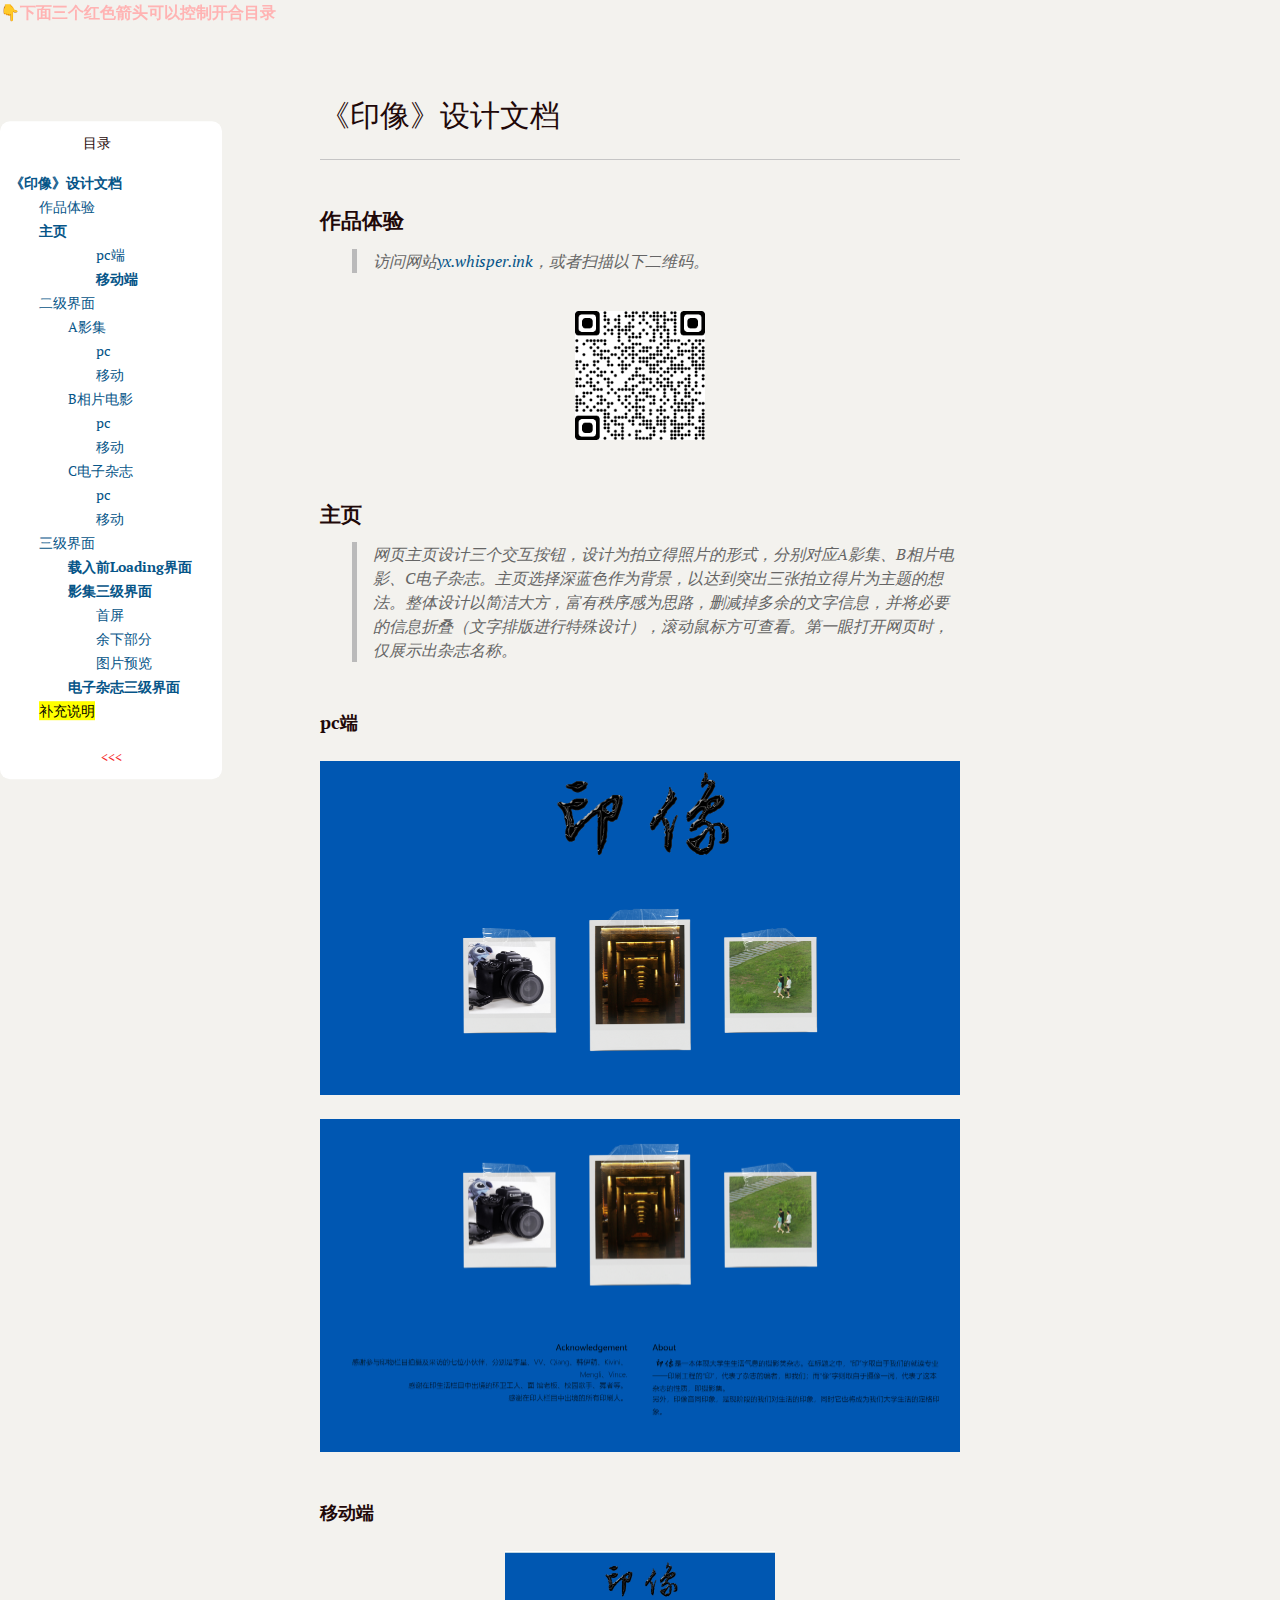
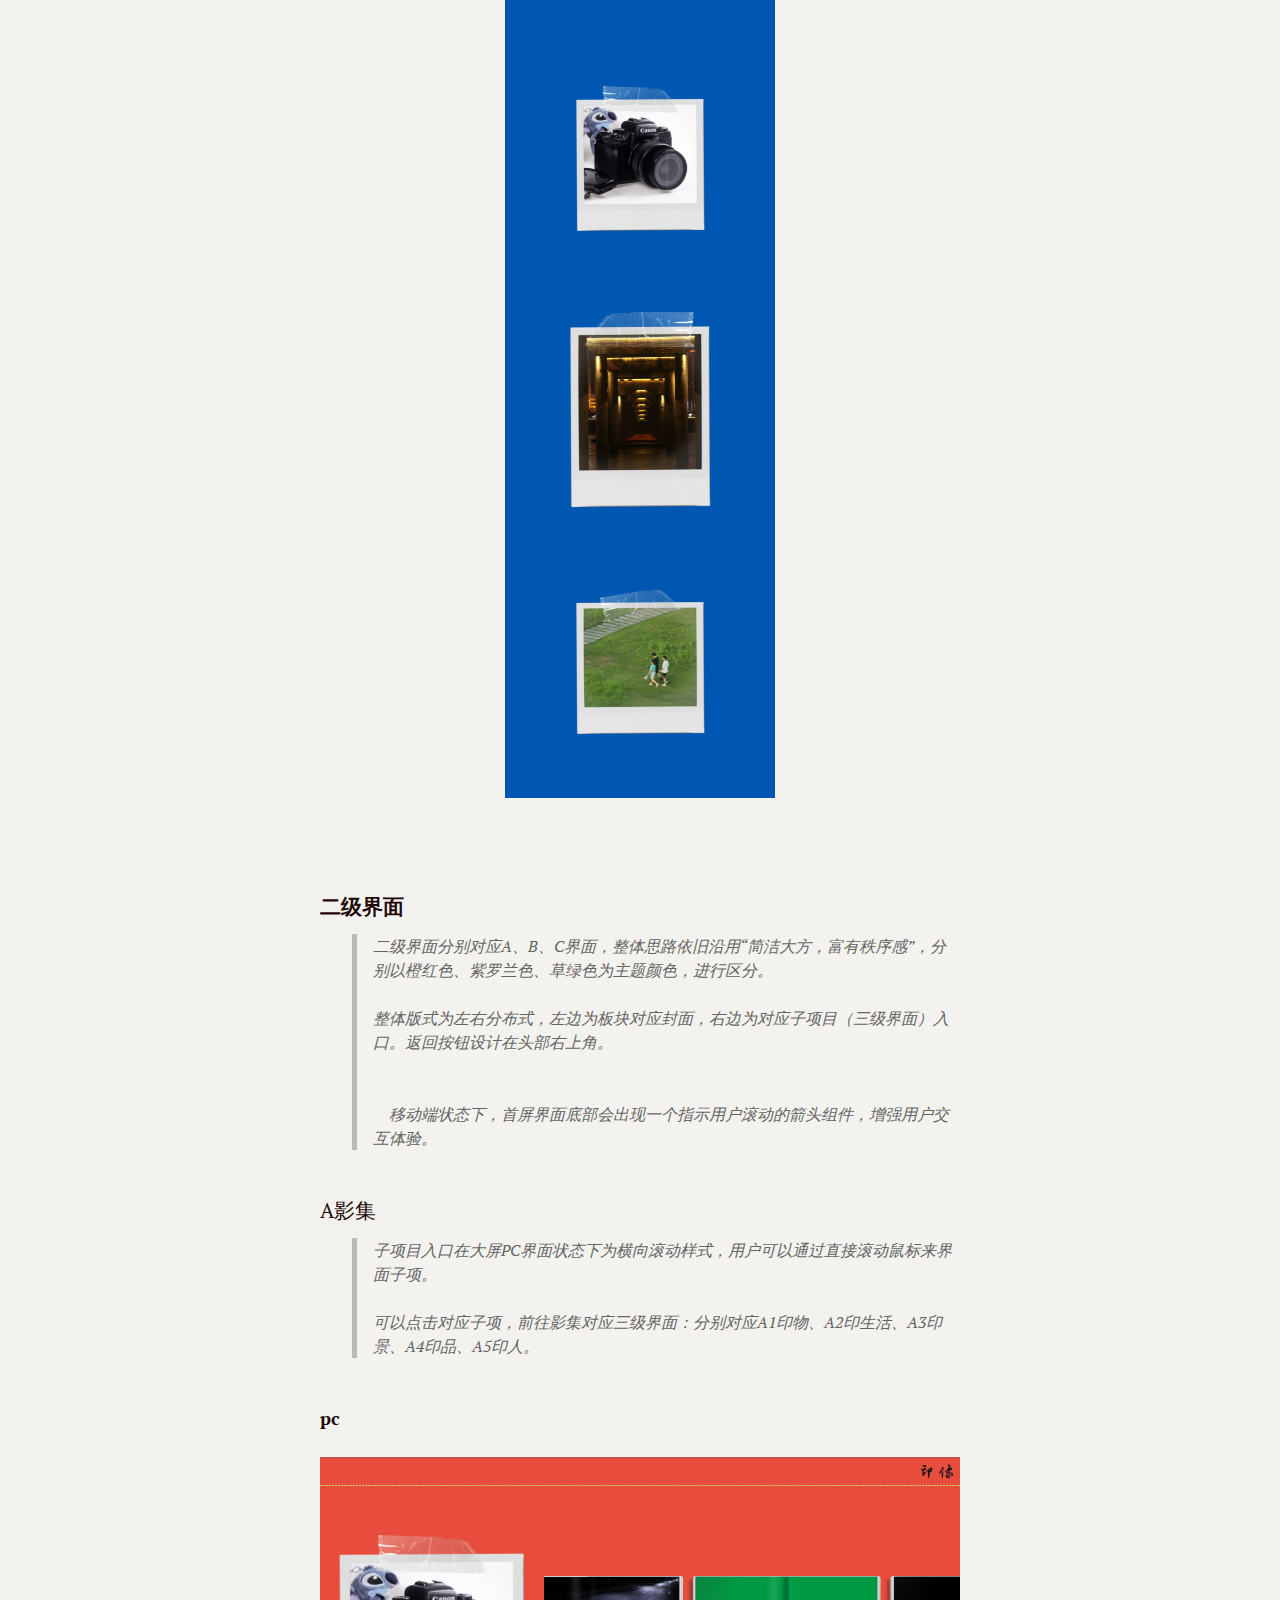
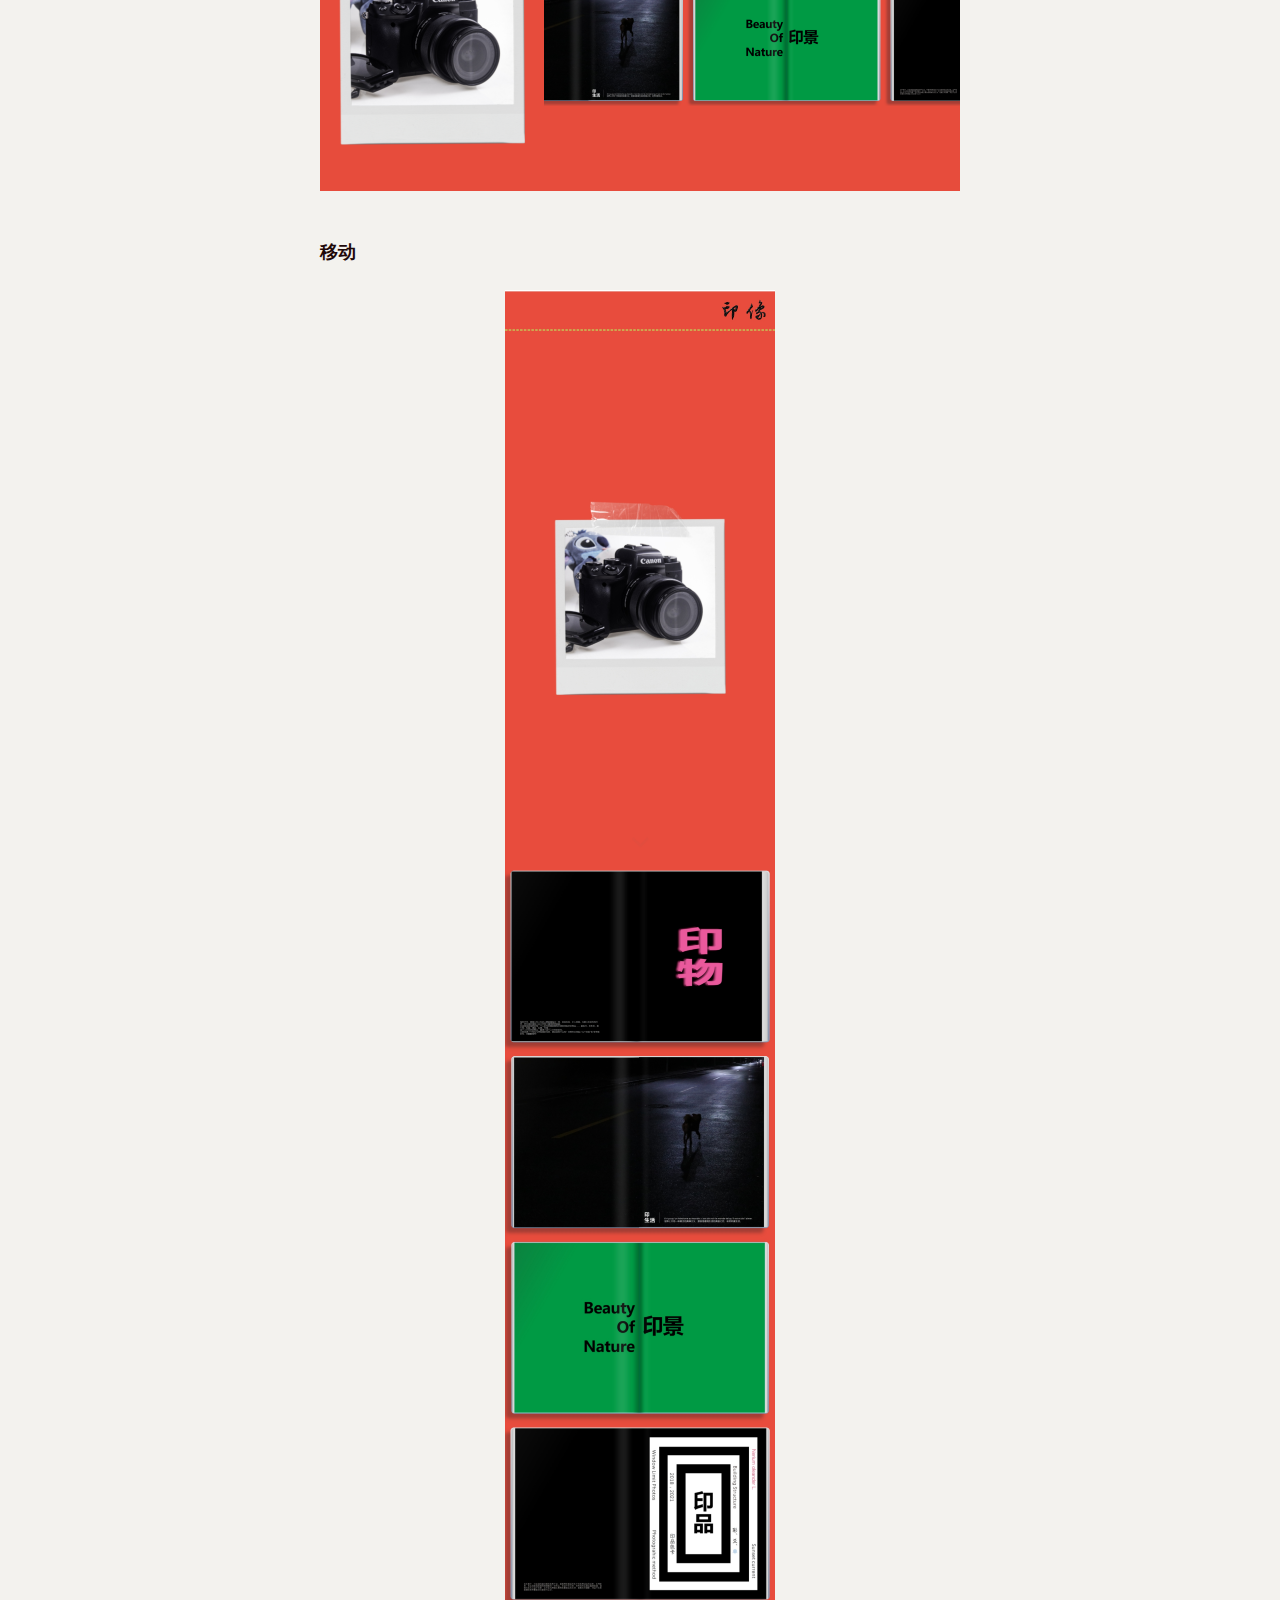
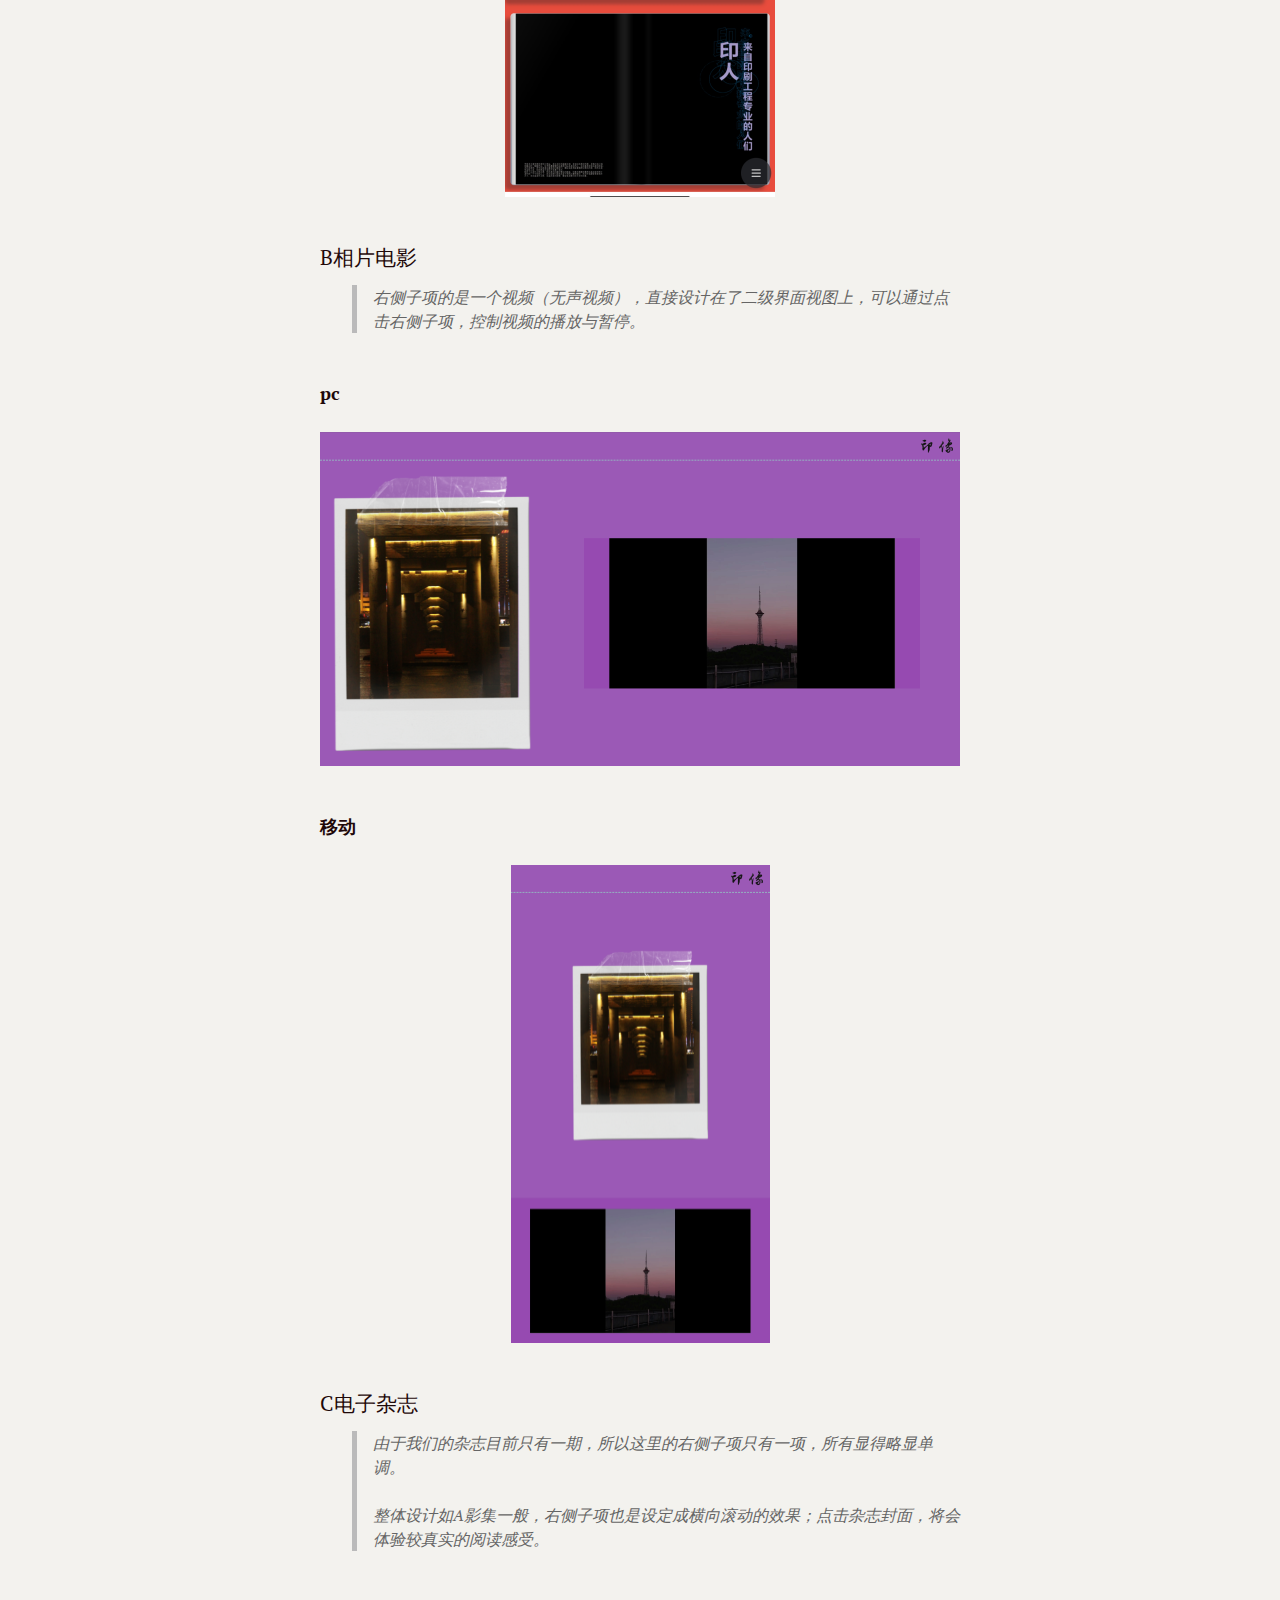
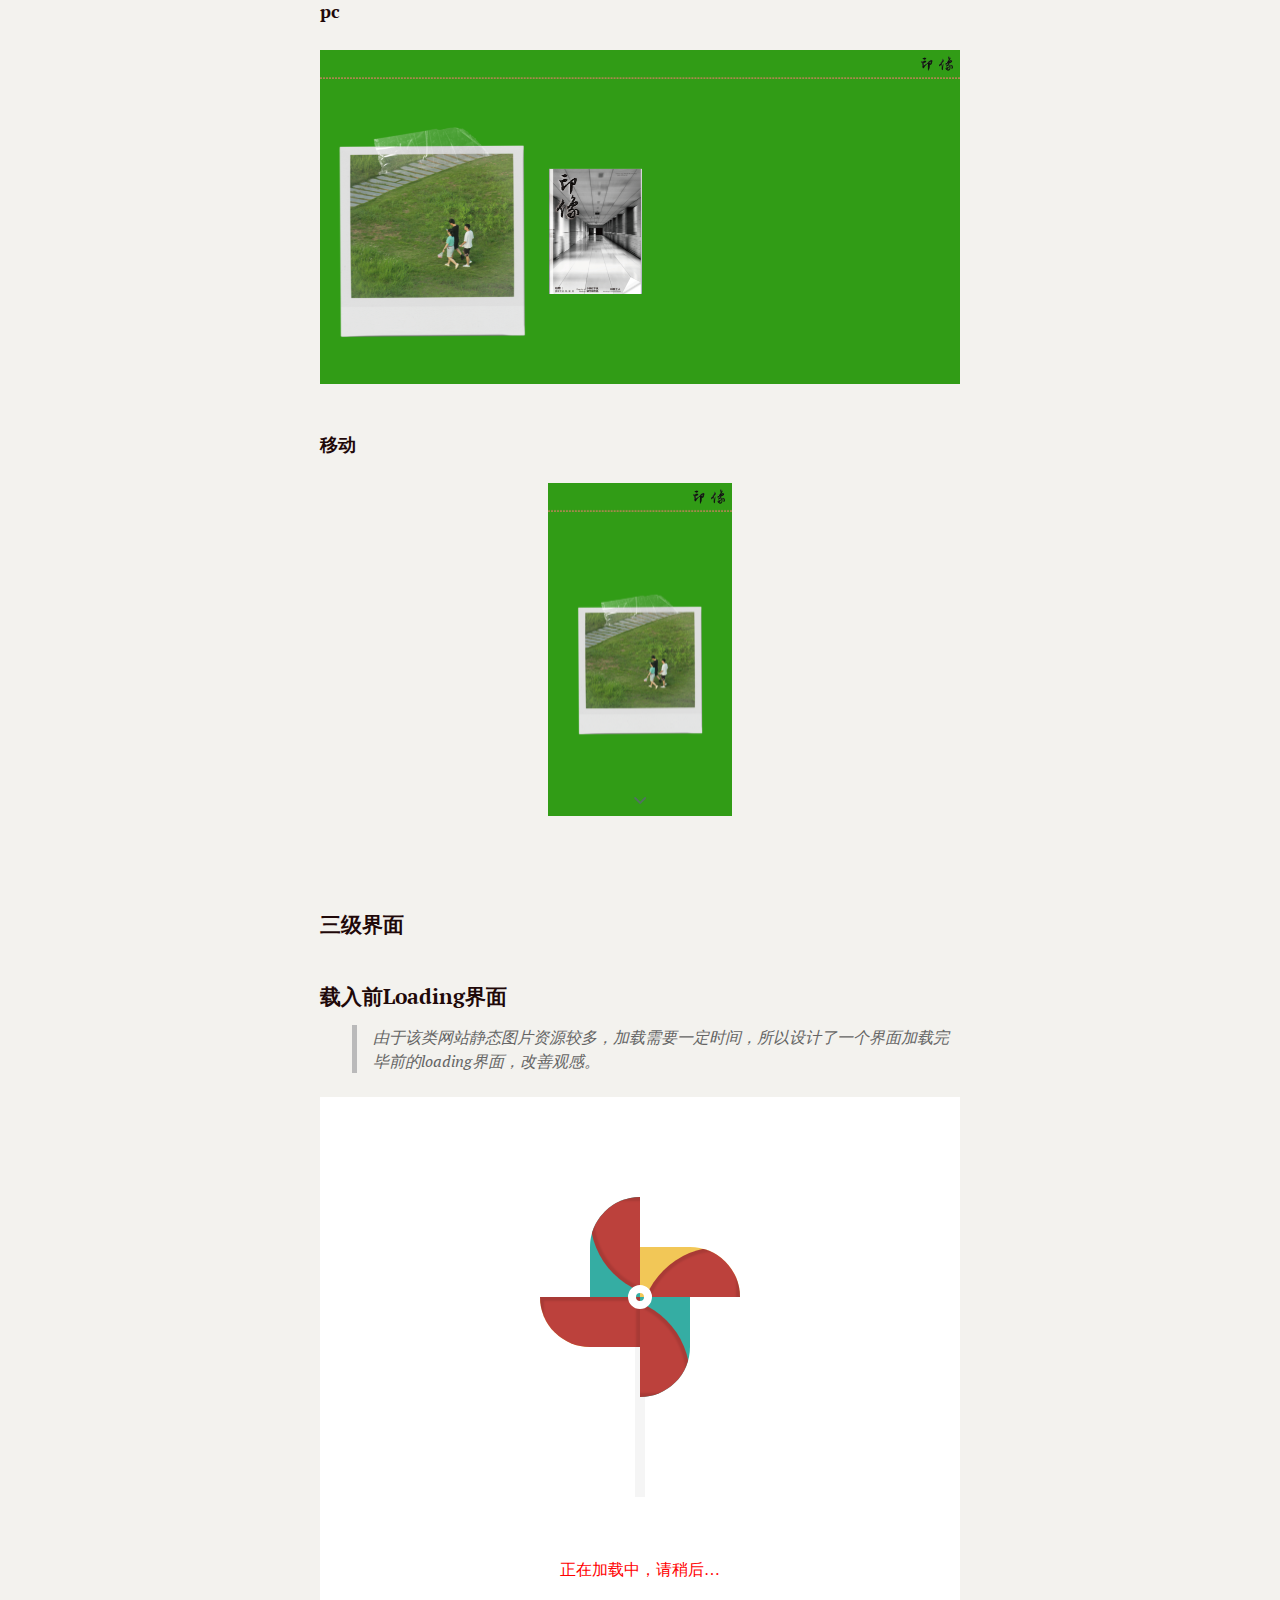
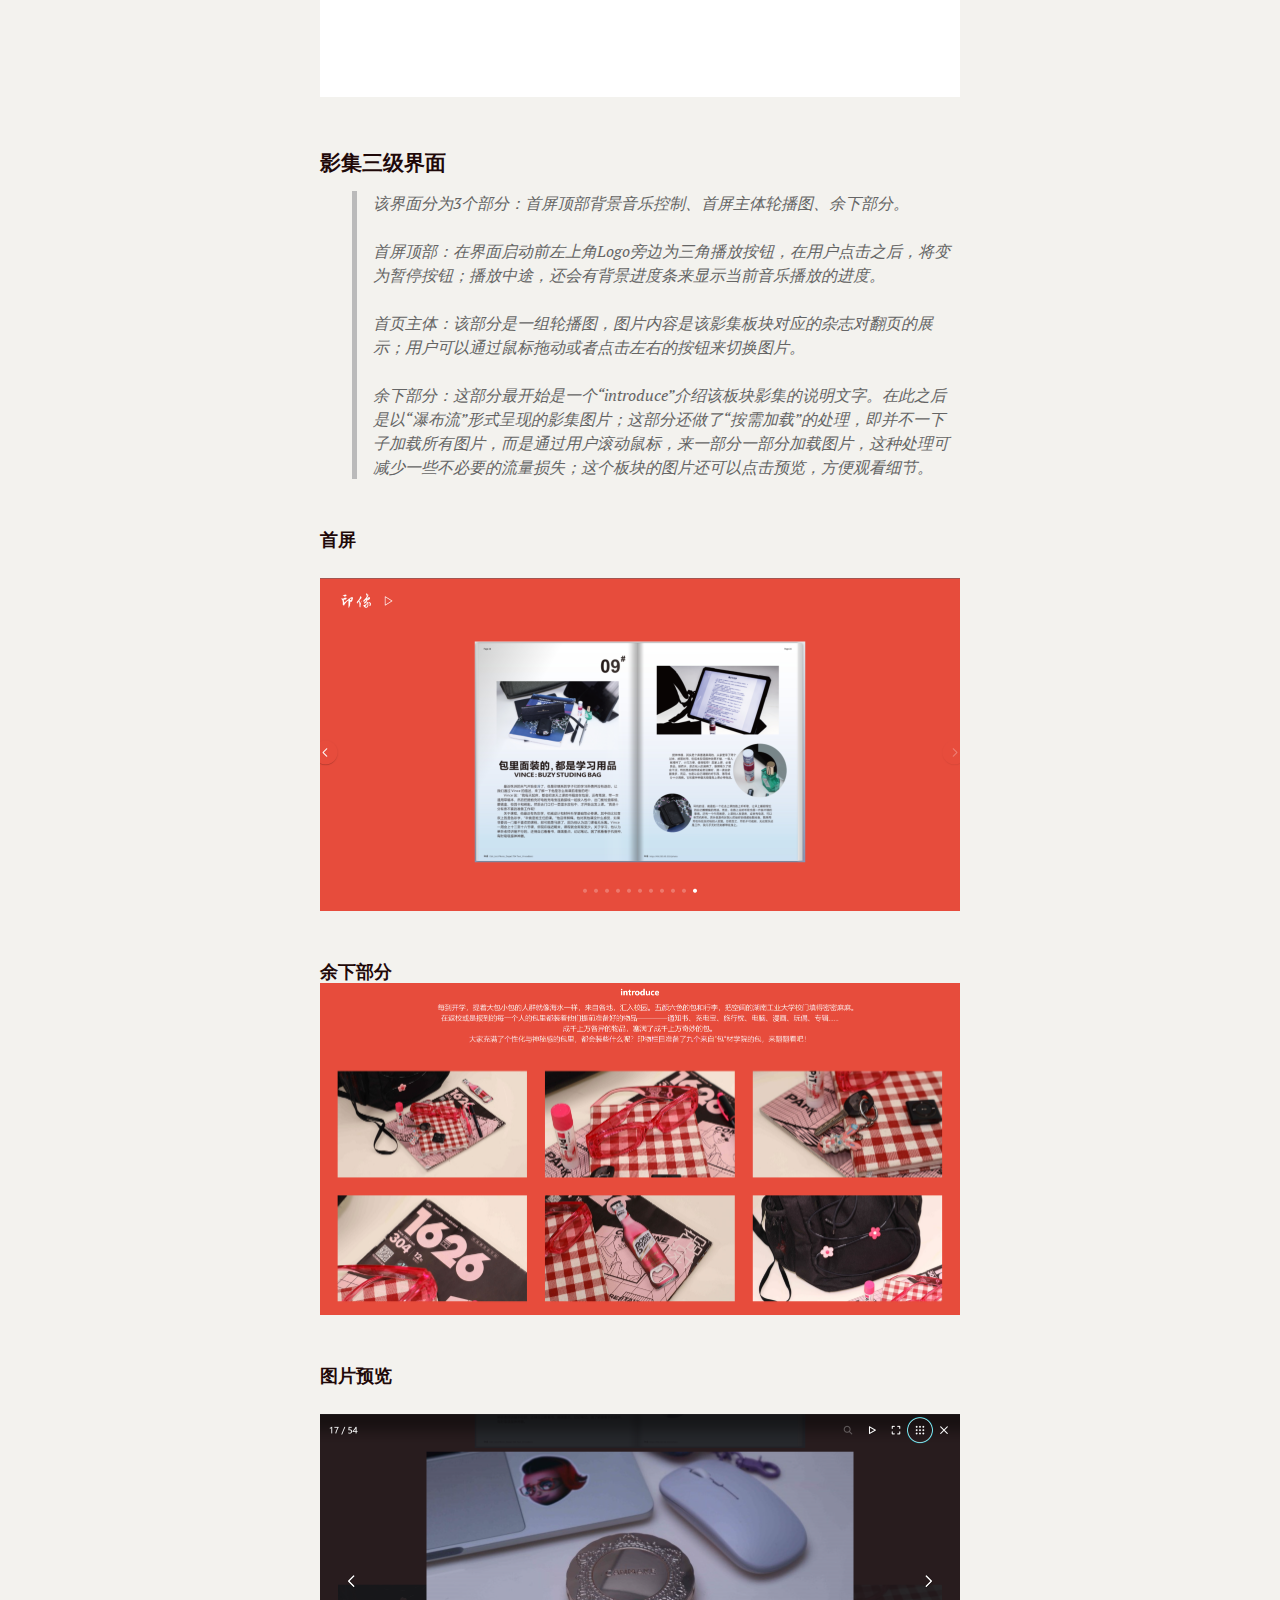
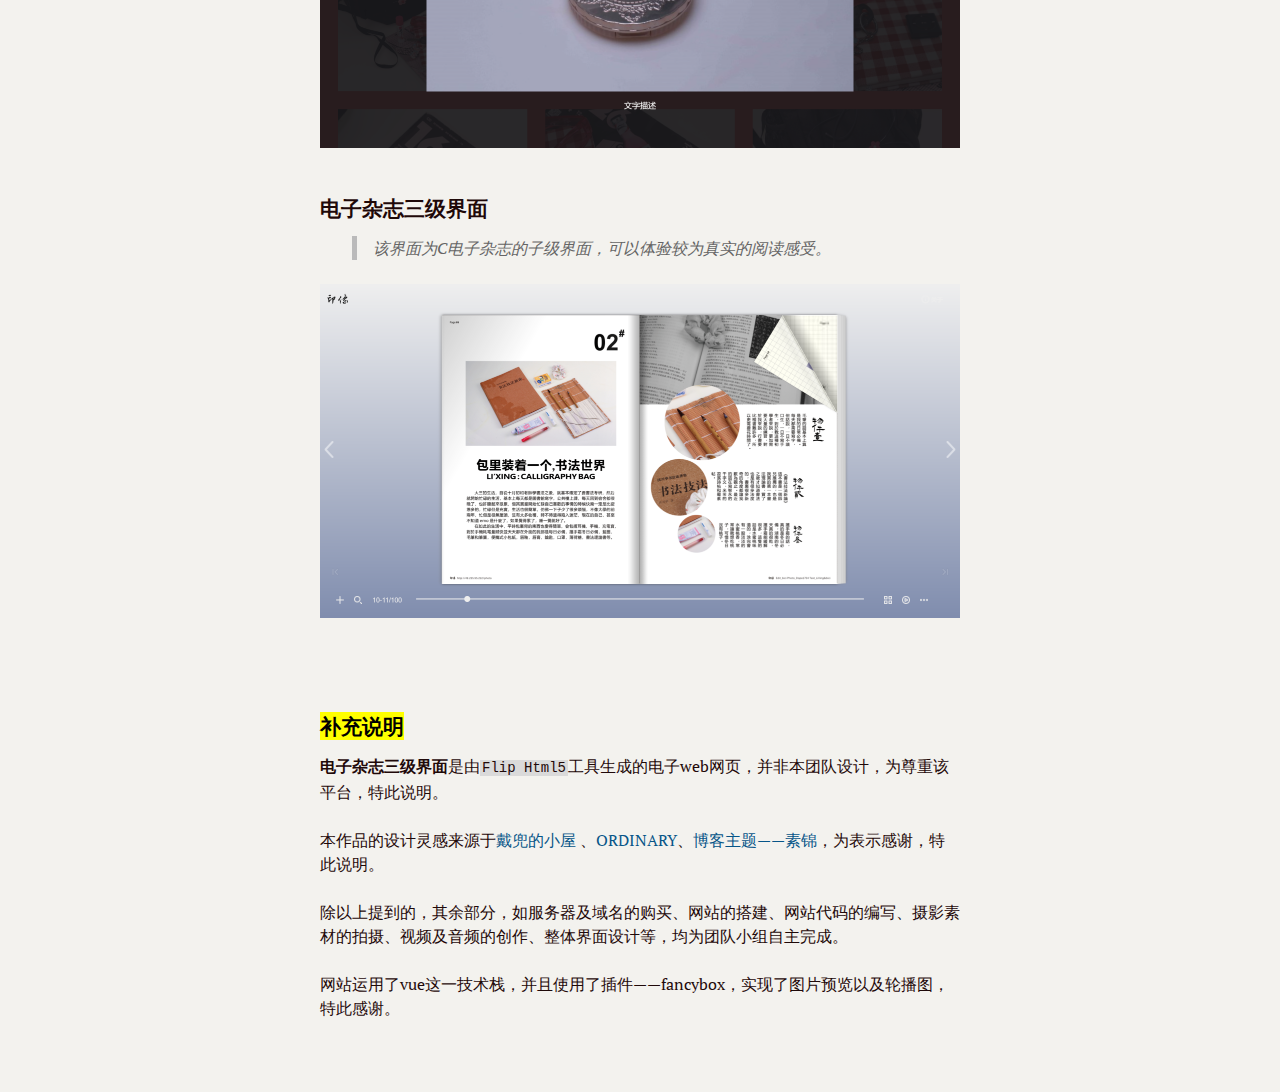
<file: introduce/index.html>
<!doctype html>
<html>
<head>
<meta charset='UTF-8'><meta name='viewport' content='width=device-width initial-scale=1'>
<link rel="stylesheet" href="style.css">
<link rel="shortcut icon" href="./favicon.png" type="image/x-icon">
<link href='https://fonts.loli.net/css?family=PT+Serif:400,400italic,700,700italic&subset=latin,cyrillic-ext,cyrillic,latin-ext' rel='stylesheet' type='text/css' /><style type='text/css'>html {overflow-x: initial !important;}:root { --bg-color:#ffffff; --text-color:#333333; --select-text-bg-color:#B5D6FC; --select-text-font-color:auto; --monospace:"Lucida Console",Consolas,"Courier",monospace; --title-bar-height:20px; }
.mac-os-11 { --title-bar-height:28px; }
html { font-size: 14px; background-color: var(--bg-color); color: var(--text-color); font-family: "Helvetica Neue", Helvetica, Arial, sans-serif; -webkit-font-smoothing: antialiased; }
body { margin: 0px; padding: 0px; height: auto; inset: 0px; font-size: 1rem; line-height: 1.42857; overflow-x: hidden; background: inherit; tab-size: 4; }
iframe { margin: auto; }
a.url { word-break: break-all; }
a:active, a:hover { outline: 0px; }
.in-text-selection, ::selection { text-shadow: none; background: var(--select-text-bg-color); color: var(--select-text-font-color); }
#write { margin: 0px auto; height: auto; width: inherit; word-break: normal; overflow-wrap: break-word; position: relative; white-space: normal; overflow-x: visible; padding-top: 36px; }
#write.first-line-indent p { text-indent: 2em; }
#write.first-line-indent li p, #write.first-line-indent p * { text-indent: 0px; }
#write.first-line-indent li { margin-left: 2em; }
.for-image #write { padding-left: 8px; padding-right: 8px; }
body.typora-export { padding-left: 30px; padding-right: 30px; }
.typora-export .footnote-line, .typora-export li, .typora-export p { white-space: pre-wrap; }
.typora-export .task-list-item input { pointer-events: none; }
@media screen and (max-width: 500px) {
  body.typora-export { padding-left: 0px; padding-right: 0px; }
  #write { padding-left: 20px; padding-right: 20px; }
  .CodeMirror-sizer { margin-left: 0px !important; }
  .CodeMirror-gutters { display: none !important; }
}
#write li > figure:last-child { margin-bottom: 0.5rem; }
#write ol, #write ul { position: relative; }
img { max-width: 100%; vertical-align: middle; image-orientation: from-image; }
button, input, select, textarea { color: inherit; font: inherit; }
input[type="checkbox"], input[type="radio"] { line-height: normal; padding: 0px; }
*, ::after, ::before { box-sizing: border-box; }
#write h1, #write h2, #write h3, #write h4, #write h5, #write h6, #write p, #write pre { width: inherit; }
#write h1, #write h2, #write h3, #write h4, #write h5, #write h6, #write p { position: relative; }
p { line-height: inherit; }
h1, h2, h3, h4, h5, h6 { break-after: avoid-page; break-inside: avoid; orphans: 4; }
p { orphans: 4; }
h1 { font-size: 2rem; }
h2 { font-size: 1.8rem; }
h3 { font-size: 1.6rem; }
h4 { font-size: 1.4rem; }
h5 { font-size: 1.2rem; }
h6 { font-size: 1rem; }
.md-math-block, .md-rawblock, h1, h2, h3, h4, h5, h6, p { margin-top: 1rem; margin-bottom: 1rem; }
.hidden { display: none; }
.md-blockmeta { color: rgb(204, 204, 204); font-weight: 700; font-style: italic; }
a { cursor: pointer; }
sup.md-footnote { padding: 2px 4px; background-color: rgba(238, 238, 238, 0.7); color: rgb(85, 85, 85); border-radius: 4px; cursor: pointer; }
sup.md-footnote a, sup.md-footnote a:hover { color: inherit; text-transform: inherit; text-decoration: inherit; }
#write input[type="checkbox"] { cursor: pointer; width: inherit; height: inherit; }
figure { overflow-x: auto; margin: 1.2em 0px; max-width: calc(100% + 16px); padding: 0px; }
figure > table { margin: 0px; }
tr { break-inside: avoid; break-after: auto; }
thead { display: table-header-group; }
table { border-collapse: collapse; border-spacing: 0px; width: 100%; overflow: auto; break-inside: auto; text-align: left; }
table.md-table td { min-width: 32px; }
.CodeMirror-gutters { border-right: 0px; background-color: inherit; }
.CodeMirror-linenumber { user-select: none; }
.CodeMirror { text-align: left; }
.CodeMirror-placeholder { opacity: 0.3; }
.CodeMirror pre { padding: 0px 4px; }
.CodeMirror-lines { padding: 0px; }
div.hr:focus { cursor: none; }
#write pre { white-space: pre-wrap; }
#write.fences-no-line-wrapping pre { white-space: pre; }
#write pre.ty-contain-cm { white-space: normal; }
.CodeMirror-gutters { margin-right: 4px; }
.md-fences { font-size: 0.9rem; display: block; break-inside: avoid; text-align: left; overflow: visible; white-space: pre; background: inherit; position: relative !important; }
.md-fences-adv-panel { width: 100%; margin-top: 10px; text-align: center; padding-top: 0px; padding-bottom: 8px; overflow-x: auto; }
#write .md-fences.mock-cm { white-space: pre-wrap; }
.md-fences.md-fences-with-lineno { padding-left: 0px; }
#write.fences-no-line-wrapping .md-fences.mock-cm { white-space: pre; overflow-x: auto; }
.md-fences.mock-cm.md-fences-with-lineno { padding-left: 8px; }
.CodeMirror-line, twitterwidget { break-inside: avoid; }
.footnotes { opacity: 0.8; font-size: 0.9rem; margin-top: 1em; margin-bottom: 1em; }
.footnotes + .footnotes { margin-top: 0px; }
.md-reset { margin: 0px; padding: 0px; border: 0px; outline: 0px; vertical-align: top; background: 0px 0px; text-decoration: none; text-shadow: none; float: none; position: static; width: auto; height: auto; white-space: nowrap; cursor: inherit; -webkit-tap-highlight-color: transparent; line-height: normal; font-weight: 400; text-align: left; box-sizing: content-box; direction: ltr; }
li div { padding-top: 0px; }
blockquote { margin: 1rem 0px; }
li .mathjax-block, li p { margin: 0.5rem 0px; }
li blockquote { margin: 1rem 0px; }
li { margin: 0px; position: relative; }
blockquote > :last-child { margin-bottom: 0px; }
blockquote > :first-child, li > :first-child { margin-top: 0px; }
.footnotes-area { color: rgb(136, 136, 136); margin-top: 0.714rem; padding-bottom: 0.143rem; white-space: normal; }
#write .footnote-line { white-space: pre-wrap; }
@media print {
  body, html { border: 1px solid transparent; height: 99%; break-after: avoid; break-before: avoid; font-variant-ligatures: no-common-ligatures; }
  #write { margin-top: 0px; padding-top: 0px; border-color: transparent !important; }
  .typora-export * { -webkit-print-color-adjust: exact; }
  .typora-export #write { break-after: avoid; }
  .typora-export #write::after { height: 0px; }
  .is-mac table { break-inside: avoid; }
  .typora-export-show-outline .typora-export-sidebar { display: none; }
}
.footnote-line { margin-top: 0.714em; font-size: 0.7em; }
a img, img a { cursor: pointer; }
pre.md-meta-block { font-size: 0.8rem; min-height: 0.8rem; white-space: pre-wrap; background: rgb(204, 204, 204); display: block; overflow-x: hidden; }
p > .md-image:only-child:not(.md-img-error) img, p > img:only-child { display: block; margin: auto; }
#write.first-line-indent p > .md-image:only-child:not(.md-img-error) img { left: -2em; position: relative; }
p > .md-image:only-child { display: inline-block; width: 100%; }
#write .MathJax_Display { margin: 0.8em 0px 0px; }
.md-math-block { width: 100%; }
.md-math-block:not(:empty)::after { display: none; }
.MathJax_ref { fill: currentcolor; }
[contenteditable="true"]:active, [contenteditable="true"]:focus, [contenteditable="false"]:active, [contenteditable="false"]:focus { outline: 0px; box-shadow: none; }
.md-task-list-item { position: relative; list-style-type: none; }
.task-list-item.md-task-list-item { padding-left: 0px; }
.md-task-list-item > input { position: absolute; top: 0px; left: 0px; margin-left: -1.2em; margin-top: calc(1em - 10px); border: none; }
.math { font-size: 1rem; }
.md-toc { min-height: 3.58rem; position: relative; font-size: 0.9rem; border-radius: 10px; }
.md-toc-content { position: relative; margin-left: 0px; }
.md-toc-content::after, .md-toc::after { display: none; }
.md-toc-item { display: block; color: rgb(65, 131, 196); }
.md-toc-item a { text-decoration: none; }
.md-toc-inner:hover { text-decoration: underline; }
.md-toc-inner { display: inline-block; cursor: pointer; }
.md-toc-h1 .md-toc-inner { margin-left: 0px; font-weight: 700; }
.md-toc-h2 .md-toc-inner { margin-left: 2em; }
.md-toc-h3 .md-toc-inner { margin-left: 4em; }
.md-toc-h4 .md-toc-inner { margin-left: 6em; }
.md-toc-h5 .md-toc-inner { margin-left: 8em; }
.md-toc-h6 .md-toc-inner { margin-left: 10em; }
@media screen and (max-width: 48em) {
  .md-toc-h3 .md-toc-inner { margin-left: 3.5em; }
  .md-toc-h4 .md-toc-inner { margin-left: 5em; }
  .md-toc-h5 .md-toc-inner { margin-left: 6.5em; }
  .md-toc-h6 .md-toc-inner { margin-left: 8em; }
}
a.md-toc-inner { font-size: inherit; font-style: inherit; font-weight: inherit; line-height: inherit; }
.footnote-line a:not(.reversefootnote) { color: inherit; }
.md-attr { display: none; }
.md-fn-count::after { content: "."; }
code, pre, samp, tt { font-family: var(--monospace); }
kbd { margin: 0px 0.1em; padding: 0.1em 0.6em; font-size: 0.8em; color: rgb(36, 39, 41); background: rgb(255, 255, 255); border: 1px solid rgb(173, 179, 185); border-radius: 3px; box-shadow: rgba(12, 13, 14, 0.2) 0px 1px 0px, rgb(255, 255, 255) 0px 0px 0px 2px inset; white-space: nowrap; vertical-align: middle; }
.md-comment { color: rgb(162, 127, 3); opacity: 0.6; font-family: var(--monospace); }
code { text-align: left; vertical-align: initial; }
a.md-print-anchor { white-space: pre !important; border-width: initial !important; border-style: none !important; border-color: initial !important; display: inline-block !important; position: absolute !important; width: 1px !important; right: 0px !important; outline: 0px !important; background: 0px 0px !important; text-decoration: initial !important; text-shadow: initial !important; }
.os-windows.monocolor-emoji .md-emoji { font-family: "Segoe UI Symbol", sans-serif; }
.md-diagram-panel > svg { max-width: 100%; }
[lang="flow"] svg, [lang="mermaid"] svg { max-width: 100%; height: auto; }
[lang="mermaid"] .node text { font-size: 1rem; }
table tr th { border-bottom: 0px; }
video { max-width: 100%; display: block; margin: 0px auto; }
iframe { max-width: 100%; width: 100%; border: none; }
.highlight td, .highlight tr { border: 0px; }
mark { background: rgb(255, 255, 0); color: rgb(0, 0, 0); }
.md-html-inline .md-plain, .md-html-inline strong, mark .md-inline-math, mark strong { color: inherit; }
.md-expand mark .md-meta { opacity: 0.3 !important; }
mark .md-meta { color: rgb(0, 0, 0); }
@media print {
  .typora-export h1, .typora-export h2, .typora-export h3, .typora-export h4, .typora-export h5, .typora-export h6 { break-inside: avoid; }
}
.md-diagram-panel .messageText { stroke: none !important; }
.md-diagram-panel .start-state { fill: var(--node-fill); }
.md-diagram-panel .edgeLabel rect { opacity: 1 !important; }
.md-fences.md-fences-math { font-size: 1em; }
.md-fences-advanced:not(.md-focus) { padding: 0px; white-space: nowrap; border: 0px; }
.md-fences-advanced:not(.md-focus) { background: inherit; }
.typora-export-show-outline .typora-export-content { max-width: 1440px; margin: auto; display: flex; flex-direction: row; }
.typora-export-sidebar { width: 300px; font-size: 0.8rem; margin-top: 80px; margin-right: 18px; }
.typora-export-show-outline #write { --webkit-flex:2; flex: 2 1 0%; }
.typora-export-sidebar .outline-content { position: fixed; top: 0px; max-height: 100%; overflow: hidden auto; padding-bottom: 30px; padding-top: 60px; width: 300px; }
@media screen and (max-width: 1024px) {
  .typora-export-sidebar, .typora-export-sidebar .outline-content { width: 240px; }
}
@media screen and (max-width: 800px) {
  .typora-export-sidebar { display: none; }
}
.outline-content li, .outline-content ul { margin-left: 0px; margin-right: 0px; padding-left: 0px; padding-right: 0px; list-style: none; }
.outline-content ul { margin-top: 0px; margin-bottom: 0px; }
.outline-content strong { font-weight: 400; }
.outline-expander { width: 1rem; height: 1.42857rem; position: relative; display: table-cell; vertical-align: middle; cursor: pointer; padding-left: 4px; }
.outline-expander::before { content: ""; position: relative; font-family: Ionicons; display: inline-block; font-size: 8px; vertical-align: middle; }
.outline-item { padding-top: 3px; padding-bottom: 3px; cursor: pointer; }
.outline-expander:hover::before { content: ""; }
.outline-h1 > .outline-item { padding-left: 0px; }
.outline-h2 > .outline-item { padding-left: 1em; }
.outline-h3 > .outline-item { padding-left: 2em; }
.outline-h4 > .outline-item { padding-left: 3em; }
.outline-h5 > .outline-item { padding-left: 4em; }
.outline-h6 > .outline-item { padding-left: 5em; }
.outline-label { cursor: pointer; display: table-cell; vertical-align: middle; text-decoration: none; color: inherit; }
.outline-label:hover { text-decoration: underline; }
.outline-item:hover { border-color: rgb(245, 245, 245); background-color: var(--item-hover-bg-color); }
.outline-item:hover { margin-left: -28px; margin-right: -28px; border-left: 28px solid transparent; border-right: 28px solid transparent; }
.outline-item-single .outline-expander::before, .outline-item-single .outline-expander:hover::before { display: none; }
.outline-item-open > .outline-item > .outline-expander::before { content: ""; }
.outline-children { display: none; }
.info-panel-tab-wrapper { display: none; }
.outline-item-open > .outline-children { display: block; }
.typora-export .outline-item { padding-top: 1px; padding-bottom: 1px; }
.typora-export .outline-item:hover { margin-right: -8px; border-right: 8px solid transparent; }
.typora-export .outline-expander::before { content: "+"; font-family: inherit; top: -1px; }
.typora-export .outline-expander:hover::before, .typora-export .outline-item-open > .outline-item > .outline-expander::before { content: "−"; }
.typora-export-collapse-outline .outline-children { display: none; }
.typora-export-collapse-outline .outline-item-open > .outline-children, .typora-export-no-collapse-outline .outline-children { display: block; }
.typora-export-no-collapse-outline .outline-expander::before { content: "" !important; }
.typora-export-show-outline .outline-item-active > .outline-item .outline-label { font-weight: 700; }
.md-inline-math-container mjx-container { zoom: 0.95; }


/* meyer reset -- http://meyerweb.com/eric/tools/css/reset/ , v2.0 | 20110126 | License: none (public domain) */

@include-when-export url(https://fonts.loli.net/css?family=PT+Serif:400,400italic,700,700italic&subset=latin,cyrillic-ext,cyrillic,latin-ext);

/* =========== */

/* pt-serif-regular - latin */
/* pt-serif-italic - latin */
/* pt-serif-700 - latin */
/* pt-serif-700italic - latin */
:root {
	--active-file-bg-color: #dadada;
	--active-file-bg-color: rgba(32, 43, 51, 0.63);
	--active-file-text-color: white;
	--bg-color: #f3f2ee;
	--text-color: #1f0909;
	--control-text-color: #444;
	--rawblock-edit-panel-bd: #e5e5e5;

	--select-text-bg-color: rgba(32, 43, 51, 0.63);
  --select-text-font-color: white;
}

pre {
	--select-text-bg-color: #36284e;
	--select-text-font-color: #fff;
}

html {
	font-size: 16px;
	-webkit-font-smoothing: antialiased;
}

html, body {
	background-color: #f3f2ee;
	font-family: "PT Serif", 'Times New Roman', Times, serif;
	color: #1f0909;
	line-height: 1.5em;
}

/*#write {
	overflow-x: auto;
    max-width: initial;
	padding-left: calc(50% - 17em);
    padding-right: calc(50% - 17em);
}

@media (max-width: 36em) {
 	#write {
 		padding-left: 1em;
    	padding-right: 1em;
 	}
}*/

#write {
	max-width: 40em;
}

@media only screen and (min-width: 1400px) {
	#write {
			max-width: 914px;
	}
}

ol li {
	list-style-type: decimal;
	list-style-position: outside;
}
ul li {
	list-style-type: disc;
	list-style-position: outside;
}

ol,
ul {
	list-style: none;
}

blockquote,
q {
	quotes: none;
}
blockquote:before,
blockquote:after,
q:before,
q:after {
	content: '';
	content: none;
}
table {
	border-collapse: collapse;
	border-spacing: 0;
}
/* styles */

/* ====== */

/* headings */

h1,
h2,
h3,
h4,
h5,
h6 {
	font-weight: bold;
}
h1 {
	font-size: 1.875em;
	/*30 / 16*/
	line-height: 1.6em;
	/* 48 / 30*/
	margin-top: 2em;
}
h2,
h3 {
	font-size: 1.3125em;
	/*21 / 16*/
	line-height: 1.15;
	/*24 / 21*/
	margin-top: 2.285714em;
	/*48 / 21*/
	margin-bottom: 1.15em;
	/*24 / 21*/
}
h3 {
	font-weight: normal;
}
h4 {
	font-size: 1.125em;
	/*18 / 16*/
	margin-top: 2.67em;
	/*48 / 18*/
}
h5,
h6 {
	font-size: 1em;
	/*16*/
}
h1 {
	border-bottom: 1px solid;
	margin-bottom: 1.875em;
	padding-bottom: 0.8125em;
}
/* links */

a {
	text-decoration: none;
	color: #065588;
}
a:hover,
a:active {
	text-decoration: underline;
}
/* block spacing */

p,
blockquote,
.md-fences {
	margin-bottom: 1.5em;
}
h1,
h2,
h3,
h4,
h5,
h6 {
	margin-bottom: 1.5em;
}
/* blockquote */

blockquote {
	font-style: italic;
	border-left: 5px solid;
	margin-left: 2em;
	padding-left: 1em;
}
/* lists */

ul,
ol {
	margin: 0 0 1.5em 1.5em;
}
/* tables */
.md-meta,.md-before, .md-after {
	color:#999;
}

table {
	margin-bottom: 1.5em;
	/*24 / 16*/
	font-size: 1em;
	/* width: 100%; */
}
thead th,
tfoot th {
	padding: .25em .25em .25em .4em;
	text-transform: uppercase;
}
th {
	text-align: left;
}
td {
	vertical-align: top;
	padding: .25em .25em .25em .4em;
}

code,
.md-fences {
	background-color: #dadada;
}

code {
	padding-left: 2px;
	padding-right: 2px;
}

.md-fences {
	margin-left: 2em;
	margin-bottom: 3em;
	padding-left: 1ch;
	padding-right: 1ch;
}

pre,
code,
tt {
	font-size: .875em;
	line-height: 1.714285em;
}
/* some fixes */

h1 {
	line-height: 1.3em;
	font-weight: normal;
	margin-bottom: 0.5em;
}

p + ul,
p + ol{
	margin-top: .5em;
}

h3 + ul,
h4 + ul,
h5 + ul,
h6 + ul,
h3 + ol,
h4 + ol,
h5 + ol,
h6 + ol {
	margin-top: .5em;
}

li > ul,
li > ol {
	margin-top: inherit;
	margin-bottom: 0;
}

li ol>li {
	list-style-type: lower-alpha;
}

li li ol>li{
	list-style-type: lower-roman;
}

h2,
h3 {
	margin-bottom: .75em;
}
hr {
	border-top: none;
	border-right: none;
	border-bottom: 1px solid;
	border-left: none;
}
h1 {
	border-color: #c5c5c5;
}
blockquote {
	border-color: #bababa;
	color: #656565;
}

blockquote ul,
blockquote ol {
	margin-left:0;
}

.ty-table-edit {
	background-color: transparent;
}
thead {
	background-color: #dadada;
}
tr:nth-child(even) {
	background: #e8e7e7;
}
hr {
	border-color: #c5c5c5;
}
.task-list{
	padding-left: 1rem;
}

.md-task-list-item {
	padding-left: 1.5rem;
	list-style-type: none;
}

.md-task-list-item > input:before {
	content: '\221A';
	display: inline-block;
	width: 1.25rem;
  	height: 1.6rem;
	vertical-align: middle;
	text-align: center;
	color: #ddd;
	background-color: #F3F2EE;
}

.md-task-list-item > input:checked:before,
.md-task-list-item > input[checked]:before{
	color: inherit;
}

#write pre.md-meta-block {
	min-height: 1.875rem;
	color: #555;
	border: 0px;
	background: transparent;
	margin-top: -4px;
	margin-left: 1em;
	margin-top: 1em;
}

.md-image>.md-meta {
	color: #9B5146;
}

.md-image>.md-meta{
	font-family: Menlo, 'Ubuntu Mono', Consolas, 'Courier New', 'Microsoft Yahei', 'Hiragino Sans GB', 'WenQuanYi Micro Hei', serif;
}


#write>h3.md-focus:before{
	left: -1.5rem;
	color:#999;
	border-color:#999;
}
#write>h4.md-focus:before{
	left: -1.5rem;
	top: .25rem;
	color:#999;
	border-color:#999;
}
#write>h5.md-focus:before{
	left: -1.5rem;
	top: .0.3125rem;
	color:#999;
	border-color:#999;
}
#write>h6.md-focus:before{
	left: -1.5rem;
	top: 0.3125rem;
	color:#999;
	border-color:#999;
}

.md-toc:focus .md-toc-content{
	margin-top: 19px;
}

.md-toc-content:empty:before{
	color: #065588;
}
.md-toc-item {
	color: #065588;
}
#write div.md-toc-tooltip {
	background-color: #f3f2ee;
}

#typora-sidebar {
	background-color: #f3f2ee;
	-webkit-box-shadow: 0 6px 12px rgba(0, 0, 0, 0.375);
  	box-shadow: 0 6px 12px rgba(0, 0, 0, 0.375);
}

.pin-outline #typora-sidebar {
	background: inherit;
	box-shadow: none;
	border-right: 1px dashed;
}

.pin-outline #typora-sidebar:hover .outline-title-wrapper {
	border-left:1px dashed;
}

.outline-item:hover {
  background-color: #dadada;
  border-left: 28px solid #dadada;
  border-right: 18px solid #dadada;
}

.typora-node .outline-item:hover {
  	border-right: 28px solid #dadada;
}

.outline-expander:before {
  content: "\f0da";
  font-family: FontAwesome;
  font-size:14px;
  top: 1px;
}

.outline-expander:hover:before,
.outline-item-open>.outline-item>.outline-expander:before {
  content: "\f0d7";
}

.modal-content {
	background-color: #f3f2ee;
}

.auto-suggest-container ul li {
	list-style-type: none;
}

/** UI for electron */

.megamenu-menu,
#top-titlebar, #top-titlebar *,
.megamenu-content {
	background: #f3f2ee;
	color: #1f0909;
}

.megamenu-menu-header {
	border-bottom: 1px dashed #202B33;
}

.megamenu-menu {
	box-shadow: none;
	border-right: 1px dashed;
}

header, .context-menu, .megamenu-content, footer {
	font-family: "PT Serif", 'Times New Roman', Times, serif;
    color: #1f0909;
}

#megamenu-back-btn {
	color: #1f0909;
	border-color: #1f0909;
}

.megamenu-menu-header #megamenu-menu-header-title:before {
	color: #1f0909;
}

.megamenu-menu-list li a:hover, .megamenu-menu-list li a.active {
	color: inherit;
	background-color: #e8e7df;
}

.long-btn:hover {
	background-color: #e8e7df;
}

#recent-file-panel tbody tr:nth-child(2n-1) {
    background-color: transparent !important;
}

.megamenu-menu-panel tbody tr:hover td:nth-child(2) {
    color: inherit;
}

.megamenu-menu-panel .btn {
	background-color: #D2D1D1;
}

.btn-default {
	background-color: transparent;
}

.typora-sourceview-on #toggle-sourceview-btn,
.ty-show-word-count #footer-word-count {
	background: #c7c5c5;
}

#typora-quick-open {
    background-color: inherit;
}

.md-diagram-panel {
	margin-top: 8px;
}

.file-list-item-file-name {
	font-weight: initial;
}

.file-list-item-summary {
	opacity: 1;
}

.file-list-item {
	color: #777;
}

.file-list-item.active {
	background-color: inherit;
	color: black;
}

.ty-side-sort-btn.active {
	background-color: inherit;
}

.file-list-item.active .file-list-item-file-name  {
	font-weight: bold;
}

.file-list-item{
    opacity:1 !important;
}

.file-library-node.active>.file-node-background{
	background-color: rgba(32, 43, 51, 0.63);
	background-color: var(--active-file-bg-color);
}

.file-tree-node.active>.file-node-content{
	color: white;
	color: var(--active-file-text-color);
}

.md-task-list-item>input {
	margin-left: -1.7em;
	margin-top: calc(1rem - 12px);
	-webkit-appearance: button;
}

input {
	border: 1px solid #aaa;
}

.megamenu-menu-header #megamenu-menu-header-title,
.megamenu-menu-header:hover, 
.megamenu-menu-header:focus {
	color: inherit;
}

.dropdown-menu .divider {
	border-color: #e5e5e5;
	opacity: 1;
}

/* https://github.com/typora/typora-issues/issues/2046 */
.os-windows-7 strong,
.os-windows-7 strong  {
	font-weight: 760;
}

.ty-preferences .btn-default {
	background: transparent;
}

.ty-preferences .window-header {
	border-bottom: 1px dashed #202B33;
	box-shadow: none;
}

#sidebar-loading-template, #sidebar-loading-template.file-list-item {
	color: #777;
}

.searchpanel-search-option-btn.active {
	background: #777;
	color: white;
}

.export-detail, .light .export-detail, 
.light .export-item.active, 
.light .export-items-list-control {
	background: #e0e0e0;
	border-radius: 2px;
	font-weight: 700;
	color: inherit
}


</style><title>《印像》设计文档</title>
</head>
<body class='typora-export os-windows'><div class='typora-export-content'>
<div id='write'  class=''><h1 id='印像设计文档'><span>《印像》设计文档</span></h1><span style="color: rgb(255, 179, 179);font-weight: 700;position: fixed;top: 0;left: 0;z-index: 2;">👇下面三个红色箭头可以控制开合目录</span><div class='md-toc' mdtype='toc'><p class="md-toc-content" role="list"><span role="listitem" class="md-toc-item md-toc-h1" data-ref="n81"><a class="md-toc-inner" href="#印像设计文档">《印像》设计文档</a></span><span role="listitem" class="md-toc-item md-toc-h2" data-ref="n228"><a class="md-toc-inner" href="#作品体验">作品体验</a></span><span role="listitem" class="md-toc-item md-toc-h2" data-ref="n86"><a class="md-toc-inner" href="#主页"><strong>主页</strong></a></span><span role="listitem" class="md-toc-item md-toc-h4" data-ref="n89"><a class="md-toc-inner" href="#pc端">pc端</a></span><span role="listitem" class="md-toc-item md-toc-h4" data-ref="n92"><a class="md-toc-inner" href="#移动端"><strong>移动端</strong></a></span><span role="listitem" class="md-toc-item md-toc-h2" data-ref="n95"><a class="md-toc-inner" href="#二级界面">二级界面</a></span><span role="listitem" class="md-toc-item md-toc-h3" data-ref="n100"><a class="md-toc-inner" href="#a影集">A影集</a></span><span role="listitem" class="md-toc-item md-toc-h4" data-ref="n104"><a class="md-toc-inner" href="#pc-1">pc</a></span><span role="listitem" class="md-toc-item md-toc-h4" data-ref="n106"><a class="md-toc-inner" href="#移动-1">移动</a></span><span role="listitem" class="md-toc-item md-toc-h3" data-ref="n108"><a class="md-toc-inner" href="#b相片电影">B相片电影</a></span><span role="listitem" class="md-toc-item md-toc-h4" data-ref="n111"><a class="md-toc-inner" href="#pc-2">pc</a></span><span role="listitem" class="md-toc-item md-toc-h4" data-ref="n113"><a class="md-toc-inner" href="#移动-2">移动</a></span><span role="listitem" class="md-toc-item md-toc-h3" data-ref="n115"><a class="md-toc-inner" href="#c电子杂志">C电子杂志</a></span><span role="listitem" class="md-toc-item md-toc-h4" data-ref="n119"><a class="md-toc-inner" href="#pc-3">pc</a></span><span role="listitem" class="md-toc-item md-toc-h4" data-ref="n121"><a class="md-toc-inner" href="#移动-3">移动</a></span><span role="listitem" class="md-toc-item md-toc-h2" data-ref="n124"><a class="md-toc-inner" href="#三级界面">三级界面</a></span><span role="listitem" class="md-toc-item md-toc-h3" data-ref="n125"><a class="md-toc-inner" href="#载入前loading界面"><strong>载入前Loading界面</strong></a></span><span role="listitem" class="md-toc-item md-toc-h3" data-ref="n129"><a class="md-toc-inner" href="#影集三级界面"><strong>影集三级界面</strong></a></span><span role="listitem" class="md-toc-item md-toc-h4" data-ref="n135"><a class="md-toc-inner" href="#首屏">首屏</a></span><span role="listitem" class="md-toc-item md-toc-h4" data-ref="n137"><a class="md-toc-inner" href="#余下部分">余下部分</a></span><span role="listitem" class="md-toc-item md-toc-h4" data-ref="n138"><a class="md-toc-inner" href="#图片预览">图片预览</a></span><span role="listitem" class="md-toc-item md-toc-h3" data-ref="n140"><a class="md-toc-inner" href="#电子杂志三级界面"><strong>电子杂志三级界面</strong></a></span><span role="listitem" class="md-toc-item md-toc-h2" data-ref="n145"><a class="md-toc-inner" href="#补充说明"><mark>补充说明</mark></a></span></p><span class="toc-ctrl"></span></div>
<h2 id='作品体验'><span>作品体验</span></h2><blockquote><p><span>访问网站</span><a href='http://yx.whisper.ink' target="_blank"><span>yx.whisper.ink</span></a><span>，或者扫描以下二维码。</span></p></blockquote><p><img src="[data-uri]" alt="qrcode_yx.whisper.ink" style="zoom:35%;" /></p><h2 id='主页'><strong><span>主页</span></strong></h2><blockquote><p><span>网页主页设计三个交互按钮，设计为拍立得照片的形式，分别对应A影集、B相片电影、C电子杂志。主页选择深蓝色作为背景，以达到突出三张拍立得片为主题的想法。整体设计以简洁大方，富有秩序感为思路，删减掉多余的文字信息，并将必要的信息折叠（文字排版进行特殊设计），滚动鼠标方可查看。第一眼打开网页时，仅展示出杂志名称。</span></p></blockquote><h4 id='pc端'><span>pc端</span></h4><p><img src="index.assets/image-20220505161730886.png" referrerpolicy="no-referrer" alt="image-20220505161730886"></p><p><img src="index.assets/image-20220505161813861.png" referrerpolicy="no-referrer" alt="image-20220505161813861"></p><h4 id='移动端'><strong><span>移动端</span></strong></h4><p><img src="index.assets/IMG_20220505_155332.jpg.jpg" alt="IMG_20220505_155332.jpg" style="zoom:25%;" /></p><p>&nbsp;</p><h2 id='二级界面'><span>二级界面</span></h2><blockquote><p><span>二级界面分别对应A、B、C界面，整体思路依旧沿用“简洁大方，富有秩序感”，分别以橙红色、紫罗兰色、草绿色为主题颜色，进行区分。</span></p><p><span>整体版式为左右分布式，左边为板块对应封面，右边为对应子项目（三级界面）入口。返回按钮设计在头部右上角。</span></p><p>
	<span>移动端状态下，首屏界面底部会出现一个指示用户滚动的箭头组件，增强用户交互体验。</span></p></blockquote><h3 id='a影集'><span>A影集</span></h3><blockquote><p><span>子项目入口在大屏PC界面状态下为横向滚动样式，用户可以通过直接滚动鼠标来界面子项。</span></p><p><span>可以点击对应子项，前往影集对应三级界面：分别对应A1印物、A2印生活、A3印景、A4印品、A5印人。</span></p></blockquote><h4 id='pc-1'><span>pc</span></h4><p><img src="index.assets/image-20220505155929253.png" alt="image-20220505155929253" style="zoom:25%;" /></p><h4 id='移动-1'><span>移动</span></h4><p><img src="index.assets/IMG_20220505_160025.jpg" alt="IMG_20220505_160025" style="zoom:25%;" /></p><h3 id='b相片电影'><span>B相片电影</span></h3><blockquote><p><span>右侧子项的是一个视频（无声视频），直接设计在了二级界面视图上，可以通过点击右侧子项，控制视频的播放与暂停。</span></p></blockquote><h4 id='pc-2'><span>pc</span></h4><p><img src="index.assets/image-20220505160311591.png" referrerpolicy="no-referrer" alt="image-20220505160311591"></p><h4 id='移动-2'><span>移动</span></h4><p><img src="index.assets/image-20220505160352551.png" alt="image-20220505160352551" style="zoom:25%;" /></p><h3 id='c电子杂志'><span>C电子杂志</span></h3><blockquote><p><span>由于我们的杂志目前只有一期，所以这里的右侧子项只有一项，所有显得略显单调。</span></p><p><span>整体设计如A影集一般，右侧子项也是设定成横向滚动的效果；点击杂志封面，将会体验较真实的阅读感受。</span></p></blockquote><h4 id='pc-3'><span>pc</span></h4><p><img src="index.assets/image-20220505162541738.png" referrerpolicy="no-referrer" alt="image-20220505162541738"></p><h4 id='移动-3'><span>移动</span></h4><p><img src="index.assets/image-20220505162625180.png" alt="image-20220505162625180" style="zoom:25%;" /></p><p>&nbsp;</p><h2 id='三级界面'><span>三级界面</span></h2><h3 id='载入前loading界面'><strong><span>载入前Loading界面</span></strong></h3><blockquote><p><span>由于该类网站静态图片资源较多，加载需要一定时间，所以设计了一个界面加载完毕前的loading界面，改善观感。</span></p></blockquote><iframe src="../loading/index.html" style="width: 100%;height: 600px;" __idm_id__="4489217"></iframe><p style="display: none;"><img src="index.assets/image-20220505160643976.png"  referrerpolicy="no-referrer" alt="image-20220505160643976"></p><h3 id='影集三级界面'><strong><span>影集三级界面</span></strong></h3><blockquote><p><span>该界面分为3个部分：首屏顶部背景音乐控制、首屏主体轮播图、余下部分。</span></p><p><span>首屏顶部：在界面启动前左上角Logo旁边为三角播放按钮，在用户点击之后，将变为暂停按钮；播放中途，还会有背景进度条来显示当前音乐播放的进度。</span></p><p><span>首页主体：该部分是一组轮播图，图片内容是该影集板块对应的杂志对翻页的展示；用户可以通过鼠标拖动或者点击左右的按钮来切换图片。</span></p><p><span>余下部分：这部分最开始是一个“introduce”介绍该板块影集的说明文字。在此之后是以“瀑布流”形式呈现的影集图片；这部分还做了“按需加载”的处理，即并不一下子加载所有图片，而是通过用户滚动鼠标，来一部分一部分加载图片，这种处理可减少一些不必要的流量损失；这个板块的图片还可以点击预览，方便观看细节。</span></p></blockquote><h4 id='首屏'><span>首屏</span></h4><p><img src="index.assets/image-20220505160823146.png" referrerpolicy="no-referrer" alt="image-20220505160823146"></p><h4 id='余下部分'><span>余下部分</span><img src="index.assets/image-20220505160916765.png" referrerpolicy="no-referrer" alt="image-20220505160916765"></h4><h4 id='图片预览'><span>图片预览</span></h4><p><img src="index.assets/image-20220505161402867.png" referrerpolicy="no-referrer" alt="image-20220505161402867"></p><h3 id='电子杂志三级界面'><strong><span>电子杂志三级界面</span></strong></h3><blockquote><p><span>该界面为C电子杂志的子级界面，可以体验较为真实的阅读感受。</span></p></blockquote><p><img src="index.assets/image-20220505161558773.png" referrerpolicy="no-referrer" alt="image-20220505161558773"></p><p>&nbsp;</p><h2 id='补充说明'><mark><span>补充说明</span></mark></h2><p><strong><span>电子杂志三级界面</span></strong><span>是由</span><code>Flip Html5</code><span>工具生成的电子web网页，并非本团队设计，为尊重该平台，特此说明。</span></p><p><span>本作品的设计灵感来源于</span><a href='https://im.daidr.me/'><span>戴兜的小屋 </span></a><span>、</span><a href='http://ordinary-magazine.com/'><span>ORDINARY</span></a><span>、</span><a href='https://github.com/LoeiFy/Diaspora'><span>博客主题——素锦</span></a><span>，为表示感谢，特此说明。</span></p><p><span>除以上提到的，其余部分，如服务器及域名的购买、网站的搭建、网站代码的编写、摄影素材的拍摄、视频及音频的创作、整体界面设计等，均为团队小组自主完成。</span></p><p><span>网站运用了vue这一技术栈，并且使用了插件——fancybox，实现了图片预览以及轮播图，特此感谢。</span></p><p>&nbsp;</p></div></div>
</body>
<script>
	document.querySelector(".toc-ctrl").onclick=function(){
		// console.log(this.parentElement.style.transform);
		if (window.getComputedStyle(this.parentElement).transform.split(',')[4]==0) {
			this.parentElement.style.transform = 'translate(-100%, -50%)'
			this.style.left="125%"
			this.style.top="-40vh"
			console.log(window.getComputedStyle(this, ':before').display)
		}else{
			this.parentElement.removeAttribute("style");
			this.removeAttribute("style");
			if (window.innerWidth<1080) {
				this.parentElement.style.transform="translateY(-50%)"
				this.style.left="50%"
				this.style.top="0"
				document.body.onclick=function(){
					if (event && event.stopPropagation) {
						event.stopPropagation()
					} else {
						window.event.cancelBubble = true
					}
					// console.log(event.target);
					document.body.onclick = null
				}
			}
		}
	}
</script>
</html>
</file>
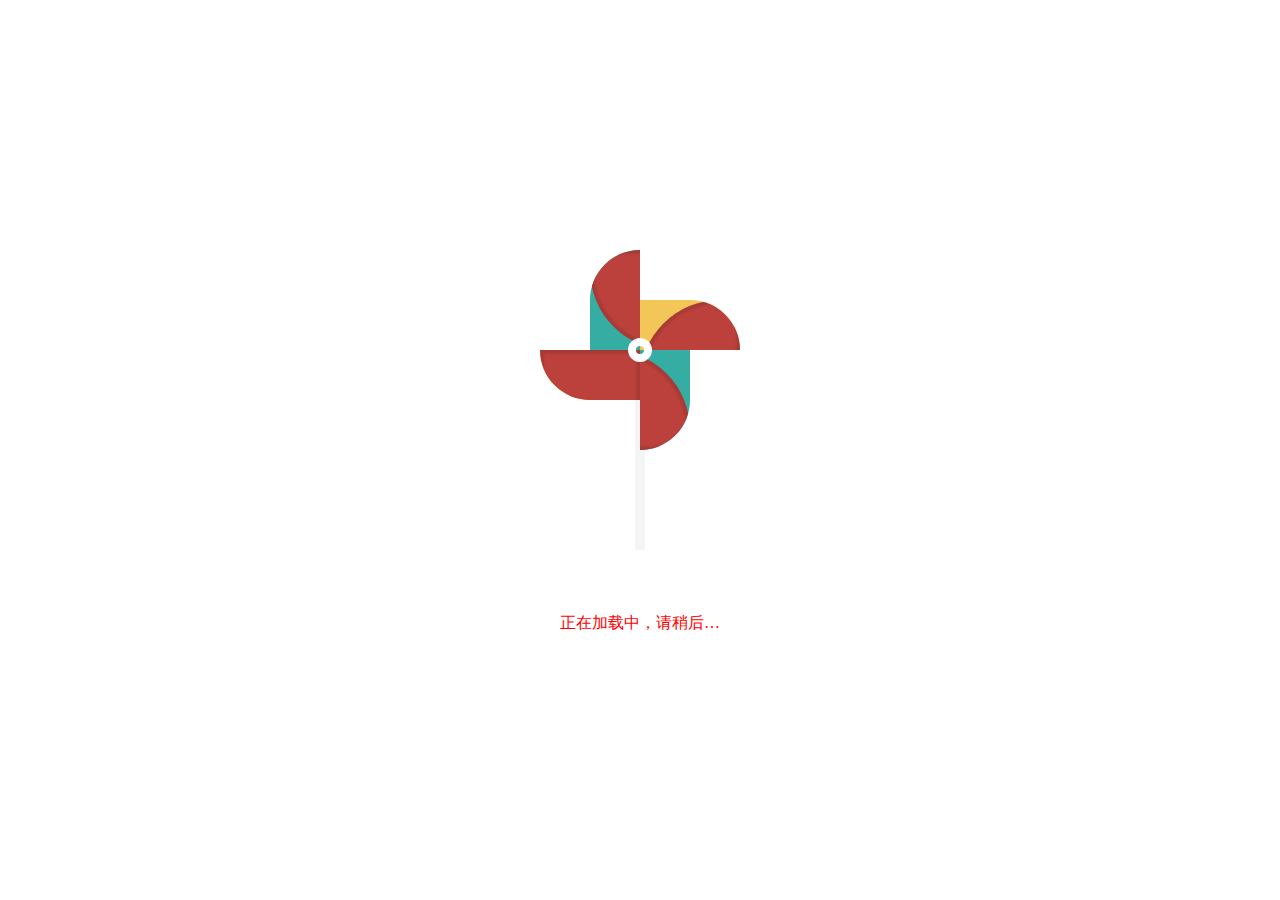
<file: loading/index.html>
<!DOCTYPE html>
<html lang="en">
  <head>
    <meta charset="UTF-8" />
    <meta http-equiv="X-UA-Compatible" content="IE=edge" />
    <meta name="viewport" content="width=device-width, initial-scale=1.0" />
    <title>Loading</title>
    <link rel="stylesheet" href="../css/loading.css" />
  </head>
  <body>
    <div id="loading">
      <div class="loadpage">
        <div class="load">
          <div class="fan"></div>
          <div class="fan"></div>
          <div class="fan"></div>
          <div class="fan"></div>
          <p>正在加载中，请稍后…</p>
        </div>
      </div>
    </div>
  </body>
</html>
</file>
<file: introduce/style.css>
.md-toc {
    position: fixed !important;
    left: 0;
    top: 50% !important;
    transform: translateY(-50%);
    z-index: 1;
    padding-right: 30px;
    padding-left: 10px;
    padding-top: 10px;
    padding-bottom: 10px;
    background: rgb(255, 255, 255);
}

.md-toc::before {
    content: "目录";
    position: relative;
    left: 40%;
}

.toc-ctrl {
    position: relative;
    left: 50%;
    transform: translateX(-50%);
    color: rgb(244, 41, 41);
}

.toc-ctrl::before {
    content: ">>>";
    cursor: pointer;
    display: none;
}

.toc-ctrl::after {
    content: "<<<";
    cursor: pointer;
}

@media (max-width:1080px) {
    .md-toc {
        transform: translate(-100%, -50%);
    }

    .toc-ctrl {
        left: 125%;
        top: -40vh;
        display: inline-block;
    }

    .toc-ctrl::before {
        display: block;
    }

    .toc-ctrl::after {
        display: none;
    }
}
</file>
<file: css/loading.css>
.loadpage {
  position: fixed;
  left: 0;
  top: 0;
  right: 0;
  bottom: 0;
  background: #fff;
  z-index: 999;
}
.load {
  width: 200px;
  height: 200px;
  position: fixed;
  left: 50%;
  top: 50%;
  margin-left: -100px;
  margin-top: -200px;
}
.load p {
  width: 100%;
  color: red;
  position: absolute;
  bottom: -200px;
  left: 0;
  text-align: center;
}
.load:before {
  content: '';
  display: block;
  width: 10px;
  height: 200px;
  background: #f5f5f5;
  position: absolute;
  left: 50%;
  margin-left: -5px;
  top: 50%;
}
.load:after {
  content: '';
  display: block;
  width: 8px;
  height: 8px;
  border: 8px solid #fff;
  position: absolute;
  left: 50%;
  top: 50%;
  margin-left: -12px;
  margin-top: -12px;
  border-radius: 50%;
  z-index: 10;
}
.load .fan {
  width: 50px;
  height: 100px;
  overflow: hidden;
  position: absolute;
  z-index: 9;
  background: #35ada3;
  -webkit-animation: zhuan 2s linear infinite;
  animation: zhuan 2s linear infinite;
}
.load .fan:before {
  content: '';
  display: block;
  position: absolute;
  width: 100px;
  height: 100px;
  background: #bc413c;
  overflow: hidden;
  box-shadow: 0 0 2px 4px rgba(0, 0, 0, 0.1) inset;
}
.load .fan:nth-of-type(1) {
  left: 50px;
  top: 0;
  border-radius: 60px 0 0 0;
  -webkit-transform-origin: 50px 100px;
  transform-origin: 50px 100px;
}
.load .fan:nth-of-type(1):before {
  border-radius: 60px 0 0 240px;
}
.load .fan:nth-of-type(2) {
  width: 100px;
  height: 50px;
  left: 50%;
  top: 50px;
  border-radius: 0 60px 0 0;
  background: #f2c757;
  -webkit-transform-origin: 0 50px;
  transform-origin: 0 50px;
}
.load .fan:nth-of-type(2):before {
  border-radius: 240px 60px 0 0;
}
.load .fan:nth-of-type(3) {
  left: 50%;
  top: 50%;
  border-radius: 0 0 60px 0;
  -webkit-transform-origin: 0 0;
  transform-origin: 0 0;
}
.load .fan:nth-of-type(3):before {
  left: -50px;
  border-radius: 0 240px 60px 0;
}
.load .fan:nth-of-type(4) {
  width: 100px;
  height: 50px;
  left: 0;
  top: 50%;
  border-radius: 0 0 0 60px;
  background: #f2c757;
  -webkit-transform-origin: 100px 0;
  transform-origin: 100px 0;
}
.load .fan :nth-of-type(4):before {
  top: -50px;
  border-radius: 0 0 250px 60px;
}
@-webkit-keyframes zhuan {
  0% {
    transform: rotate(0deg);
  }
  to {
    transform: rotate(-1turn);
  }
}
@keyframes zhuan {
  0% {
    transform: rotate(0deg);
  }
  to {
    transform: rotate(-1turn);
  }
}
</file>
